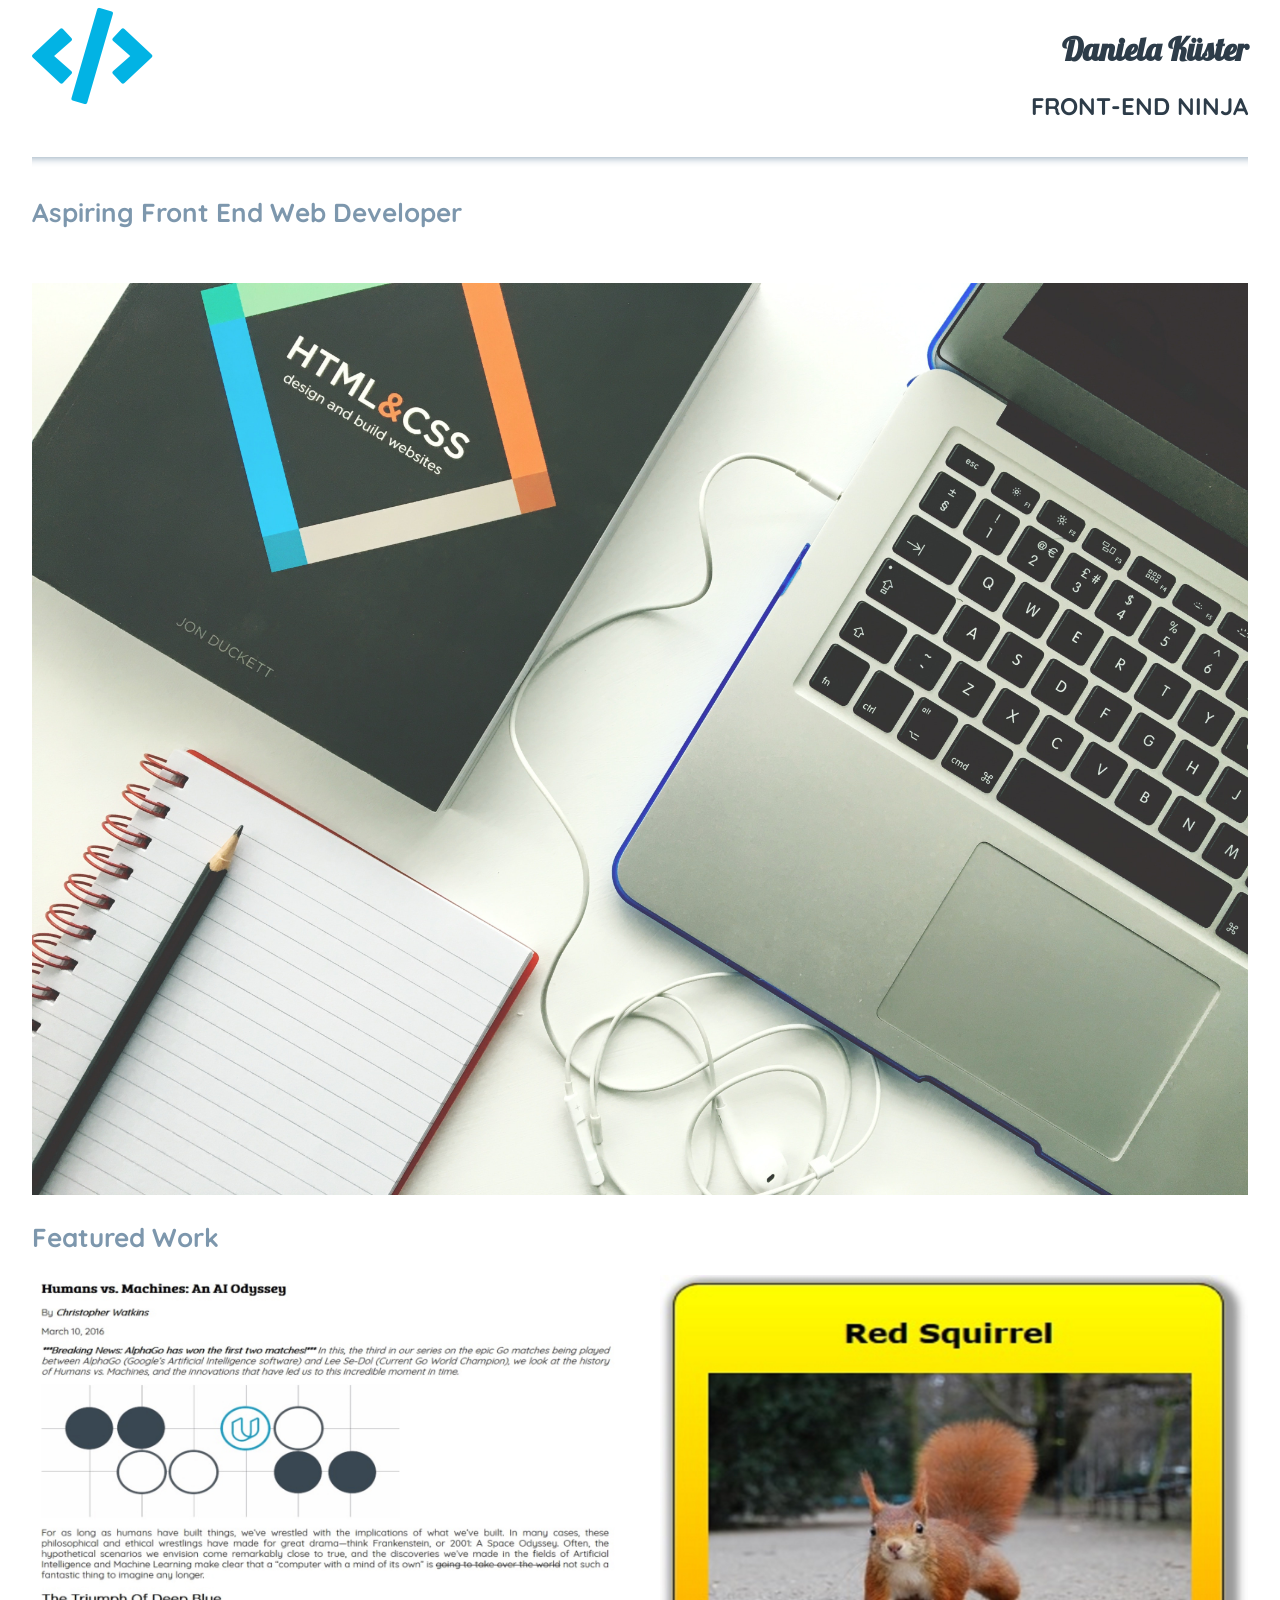
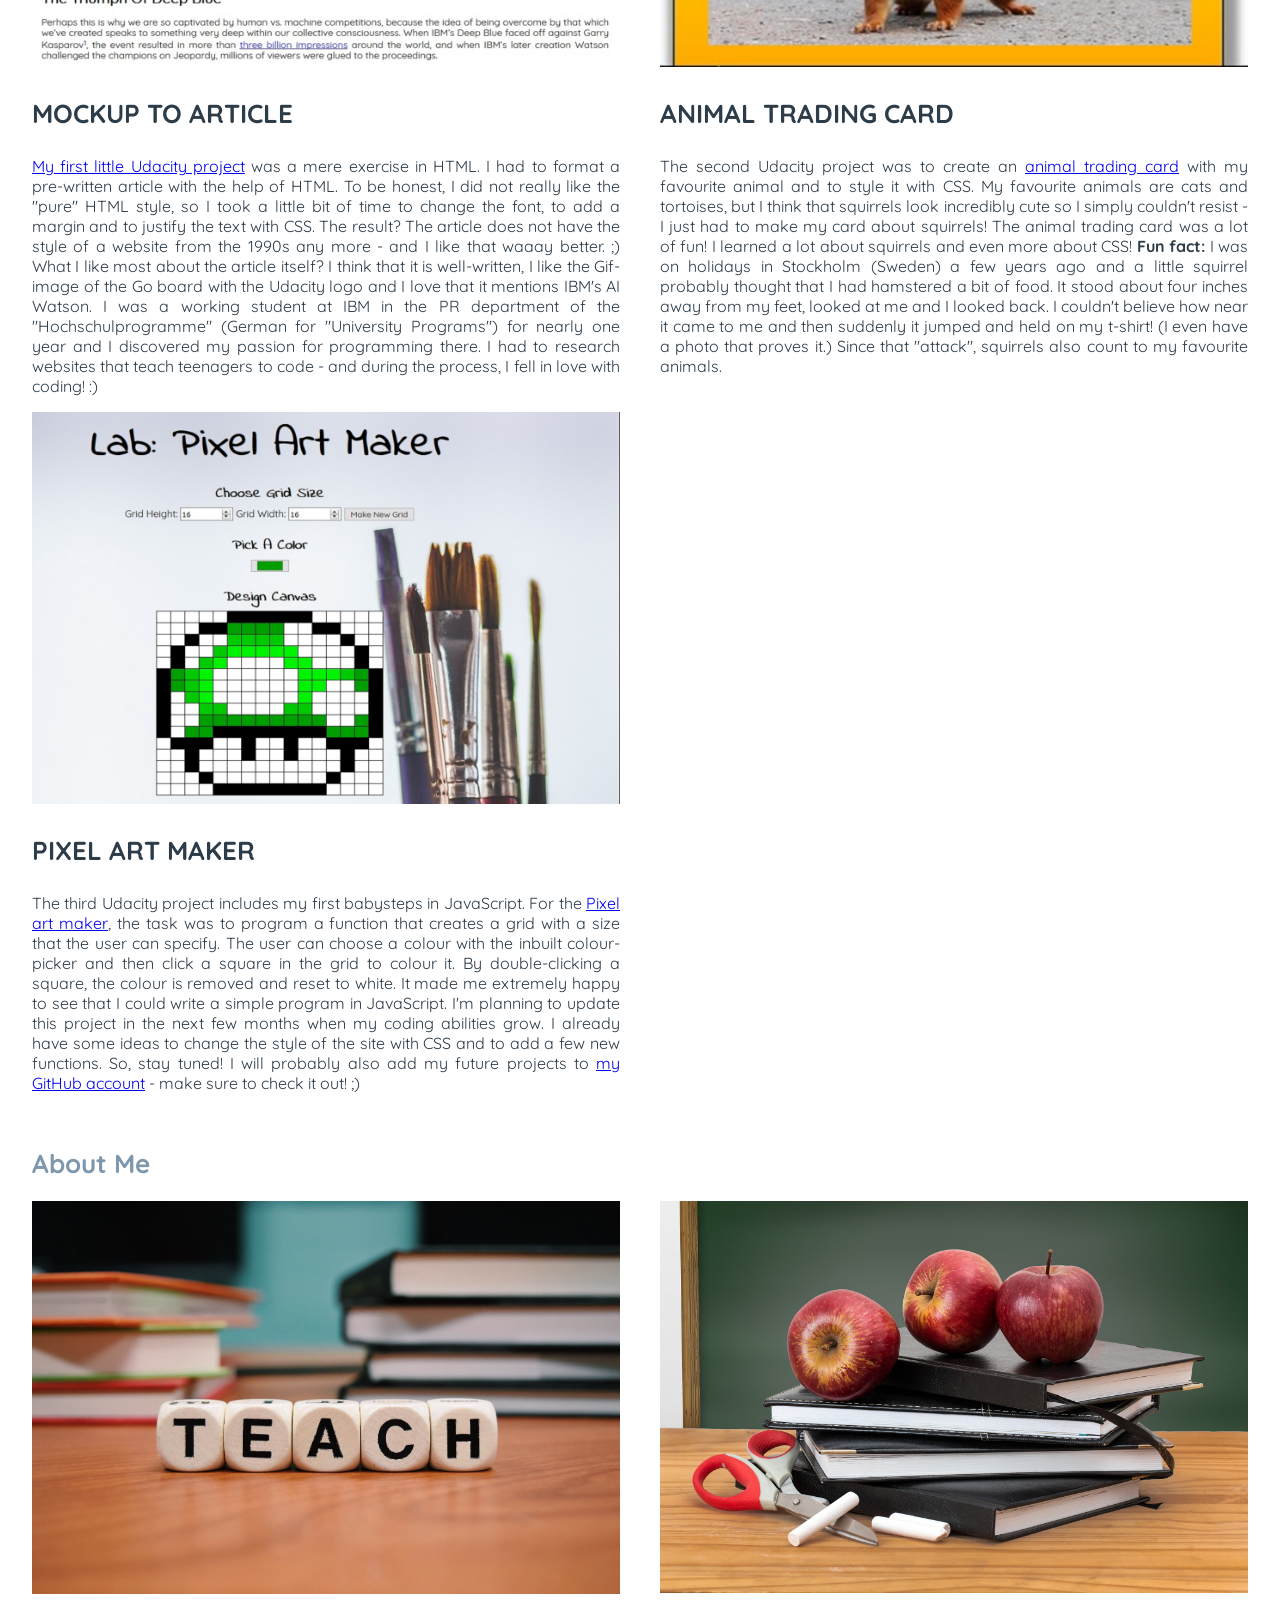
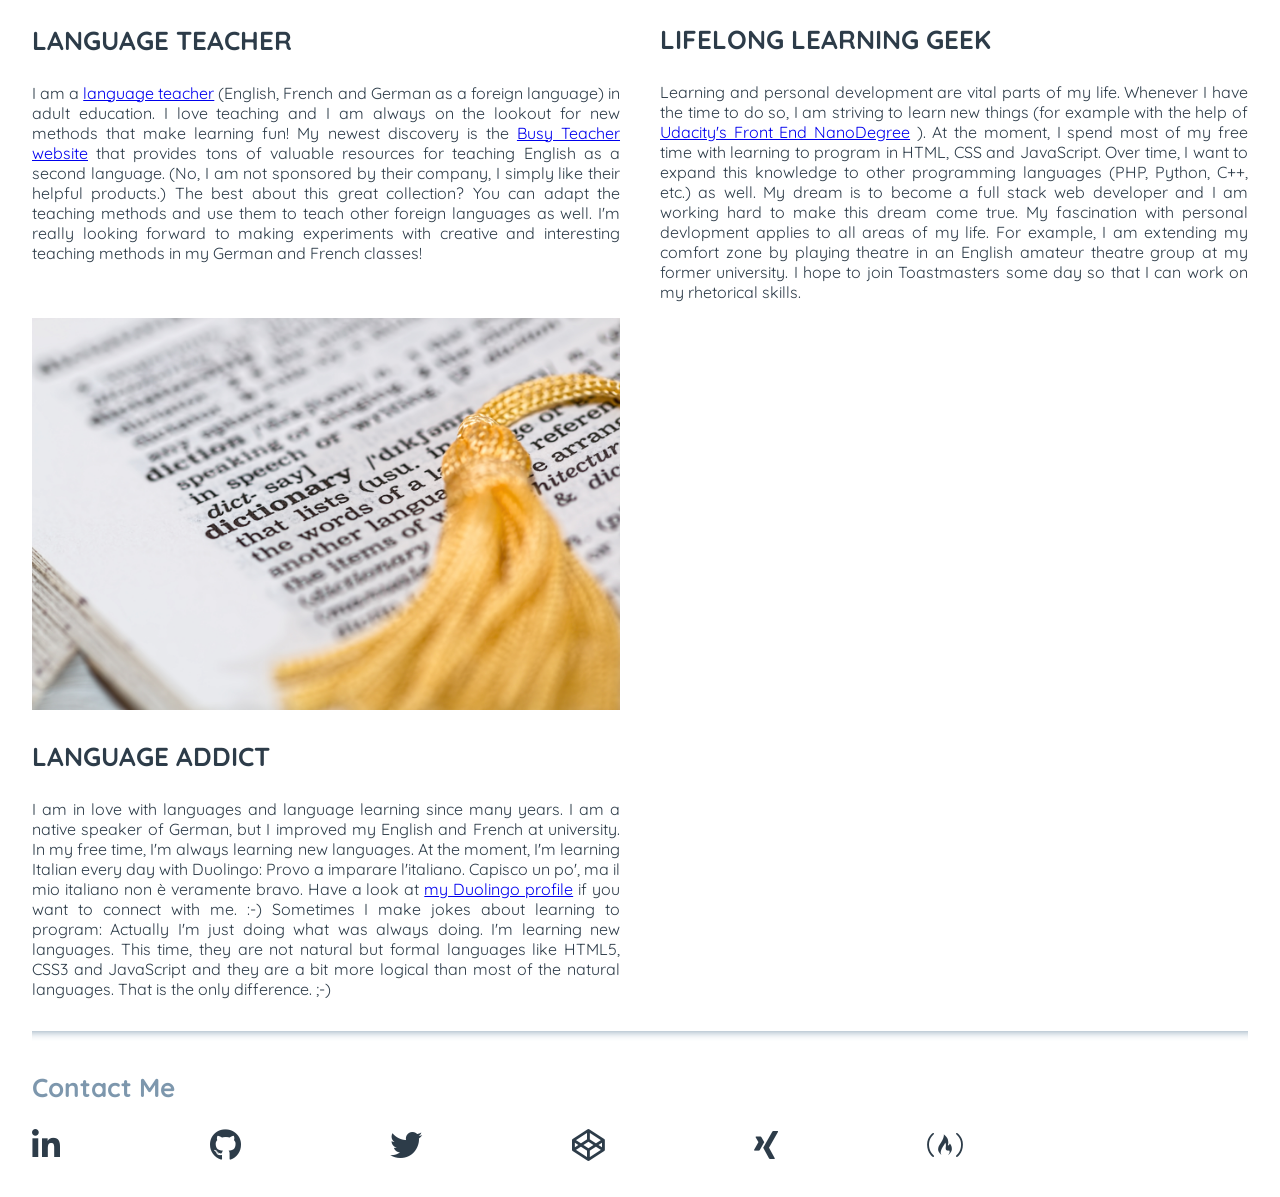
<file: index.html>
<!doctype html>
<html lang=en>
	<!-- The head of my website gives specifications about the set of characters,
	it includes the title of my page and the links to my stlyesheets. -->
	<head>
		<meta charset="utf-8">
		<!-- Make website compatible to Internet Explorer-->
		<meta http-equiv="X-UA-Compatible" content="IE=edge">
		<!-- The title that shows in the browser Tab. -->
		<title>Portfolio Daniela Küster</title>
		<!-- Add <meta viewport> to make website fully responsive -->
		<meta name="viewport" content="width=device-width, initial-scale=1">
		<!--Add fontawesome-script to use fontawesome SVG icons on the website.-->
		<link rel="stylesheet" href="https://use.fontawesome.com/releases/v5.0.10/css/all.css" integrity="sha384-+d0P83n9kaQMCwj8F4RJB66tzIwOKmrdb46+porD/OvrJ+37WqIM7UoBtwHO6Nlg" crossorigin="anonymous">
		<!-- The main CSS-file. -->
		<link rel="stylesheet" type="text/css" href="css/main.css">
		<!-- Add Google Font Lobster and Quicksand -->
		<link href="https://fonts.googleapis.com/css?family=Lobster" rel="stylesheet">
		<!-- Add Google Font Quicksand -->
		<link href="https://fonts.googleapis.com/css?family=Quicksand" rel="stylesheet">
	</head>

	<!-- Different things to add in the future:
	1. A navigation bar.
	2. Maybe a profile picture in the "about"-section
	-->
	<body class="body">

		<!-- The header of my website: SVG-logo in Udacity-blue on the left;
		name in normal letters and front-end-ninja-description in uppercase letters
		on the right. -->
		<header class="header">
			<div class="header__inner header__container">
				<i class="fas fa-code fa-6x" id="logo__code"></i>
					<ul class="header__titles__list">
						<li>
							<h1 id="header__title">Daniela Küster</h1>
						</li>
						<li>
							<h2 id="header__subtitle">Front-End Ninja</h2>
						</li>
					</ul>
			</div>
		</header>

		<hr class="separator">

		<!-- The main part of the website (between the header and the footer) -->
		<main class="main">
			<!-- The big hero-image should be an eye-catcher. It shows a book about
			HTML and CSS that shows that I'm learning Web Development. I gave it a
			section on its own in case that I want to add paragraphs with text later -->
			<section class="hero">
				<h2 class="title">Aspiring Front End Web Developer</h2>
				<img id="hero__image" src="img/Web_Development.jpg" alt="Photo with a laptop, a notebook and a book about HTML and CSS">
			</section>

			<!-- My works on GitHub and Codepen.io; my Udacity projects -->
			<article class="featured__works">
				<h2 class="title">Featured Work</h2>
				<!-- The container to apply flexbox -->
				<ul class="container">
					<!-- The <li>-elements form the flexboxes -->
					<li class="box">
						<a target="_blank" href="https://codepen.io/danielakuester/full/bMWZqp/" class="featured__link">
							<img class="image" src="img/mockup_to_article.jpg" alt="Go board with Udacity logo">
						</a>
						<h3 class="heading">Mockup to Article</h3>
						<p class="description">
							<a target="_blank" href="https://codepen.io/danielakuester/full/bMWZqp/">My first little Udacity project</a>
							was a mere exercise in HTML.
							I had to format a pre-written article with the help of HTML. To be honest, I did not really like the "pure" HTML style, so I took a little bit of time to change the font,
							to add a margin and to justify the text with CSS. The result? The article does not have the style of a website from the 1990s any more - and I like that waaay better. ;)
							What I like most about the article itself? I think that it is well-written, I like the Gif-image of the Go board with the Udacity logo and I love that it mentions IBM's AI Watson.
							I was a working student at IBM in the PR department of the "Hochschulprogramme" (German for "University Programs") for nearly one year and I discovered my passion for programming
							there. I had to research websites that teach teenagers to code - and during the process, I fell in love with coding! :)
						</p>
					</li>
					<li class="box">
						<a target="_blank" href="https://codepen.io/danielakuester/full/WMezea/" class="featured__link">
							<img class="image" src="img/animal_trading_card.jpg" alt="Animal trading card with a red squirrel">
						</a>
						<h3 class="heading">Animal Trading Card</h3>
						<p class="description">The second Udacity project was to create an
							<a target="_blank" href="https://codepen.io/danielakuester/full/WMezea/">animal trading card</a>
							with my favourite animal and to style it with CSS. My favourite animals are
							cats and tortoises, but I think that squirrels look incredibly cute so I simply couldn't resist - I just had to make my card about squirrels! The animal trading card was a lot of
							fun! I learned a lot about squirrels and even more about CSS! <strong>Fun fact:</strong> I was on holidays in Stockholm (Sweden) a few years ago and a little squirrel probably thought that I
							had hamstered a bit of food. It stood about four inches away from my feet, looked at me and I looked back. I couldn't believe how near it came to me and then suddenly it jumped
							and held on my t-shirt! (I even have a photo that proves it.) Since that "attack", squirrels also count to my favourite animals.
						</p>
					</li>
					<li class="box">
						<a target="_blank" href="https://codepen.io/danielakuester/full/rpbmQw/" class="featured__link">
							<img class="image" src="img/pixel_art_maker.jpg" alt="Pixel art maker with a 1-up mushroom from super mario">
						</a>
						<h3 class="heading">Pixel Art Maker</h3>
						<p class="description">The third Udacity project includes my first babysteps in JavaScript. For the
							<a target="_blank" href="https://codepen.io/danielakuester/full/rpbmQw/">Pixel art maker</a>,
							the task was to program a function that creates a grid with a size that the user can specify. The user can choose a colour with the inbuilt colour-picker and then click a square
							in the grid to colour it. By double-clicking a square, the colour is removed and reset to white. It made me extremely happy to see that I could write a simple program in JavaScript.
							I'm planning to update this project in the next few months when my coding abilities grow. I already have some ideas to change the style of the site with CSS and to add a few new functions.
							So, stay tuned! I will probably also add my future projects to
							<a target="_blank" href="https://github.com/DanielaKuester">my GitHub account</a>
							- make sure to check it out! ;)
						</p>
					</li>
				</ul>
			</article>

			<!-- The "About Me"-section functions like the "Featured Works"-section -->
			<article class="aboutme">
				<h2 class="title">About Me</h2>
				<ul class="container">
					<li class="box">
						<a target="_blank" href="https://www.linkedin.com/in/daniela-k%C3%BCster-625716130/" class="aboutme__link">
							<img class="image" src="img/Teach_Cubes.jpg" alt="Alphabet Cubes forming the word 'TEACH'">
						</a>
						<h3 class="heading">Language Teacher</h3>
						<p class="description">I am a
							<a target="_blank" href="https://www.linkedin.com/in/daniela-k%C3%BCster-625716130/">language teacher</a>
							(English, French and German as a foreign language) in adult education. I love teaching and I am always on the lookout for new methods
							that make learning fun! My newest discovery is the
							<a target="_blank" href="https://busyteacher.org/">Busy Teacher website</a>
							that provides tons of valuable resources for teaching English
							as a second language. (No, I am not sponsored by their company, I simply like their helpful products.) The best about this great collection? You can adapt the teaching methods and use them
							to teach other foreign languages as well. I'm really looking forward to making experiments with creative and interesting teaching methods in my German and French classes!
						</p>
					</li>
					<li class="box">
						<a target="_blank" href="https://de.udacity.com/course/front-end-web-developer-nanodegree--nd001" class="aboutme__link">
							<img class="image" src="img/School_Books.jpg" alt="Notebooks, a red apple, chalk and scissors on a table in front of a blackboard">
						</a>
						<h3 class="heading">Lifelong Learning Geek</h3>
						<p class="description">Learning and personal development are vital parts of my life. Whenever I have the time to do so, I am striving to learn new things (for example with the help of
							<a target="_blank" href="https://de.udacity.com/course/front-end-web-developer-nanodegree--nd001">Udacity's Front End NanoDegree</a>
							). At the moment, I spend most of my free time with learning to program in HTML, CSS and JavaScript. Over time, I want to expand this knowledge to other programming languages
							(PHP, Python, C++, etc.) as well. My dream is to become a full stack web developer and I am working hard to make this dream come true. My fascination with personal devlopment applies to all areas
							of my life. For example, I am extending my comfort zone by playing theatre in an English amateur theatre group at my former university. I hope to join Toastmasters some day so that I can work on
							my rhetorical skills.
						</p>
					</li>
					<li class="box">
						<a target="_blank" href="https://www.duolingo.com/Magnolie01" class="aboutme__link">
							<img class="image" src="img/Dictionary_Learning.jpg" alt="Dictionary showing a definition of the word 'dictionary'">
						</a>
						<h3 class="heading">Language Addict</h3>
						<p class="description"> I am in love with languages and language learning since many years. I am a native speaker of German, but I improved my English and French at university.
							In my free time, I'm always learning new languages. At the moment, I'm learning Italian every day with Duolingo: Provo a imparare l'italiano. Capisco un po', ma il mio italiano non è veramente bravo.
							Have a look at
							<a target="_blank" href="https://www.duolingo.com/Magnolie01">my Duolingo profile</a>
							if you want to connect with me. :-) Sometimes I make jokes about learning to program: Actually I'm just doing what was always doing. I'm learning new languages. This time,
							they are not natural but formal languages like HTML5, CSS3 and JavaScript and they are a bit more logical than most of the natural languages. That is the only difference. ;-)
						</p>
					</li>
				</ul>
			</article>
		</main>

		<hr class="separator">

		<!-- The footer of the includes links to my career related accounts:
		LinkedIn, Xing, Twitter, GitHub, Codepen and freeCodeCamp. -->
		<footer>
			<section class="footer">
				<h2 class="title">Contact Me</h2>
				<ul class="container fa-2x" id="footer__container">
					<li class="social__media" id="LinkedIn">
						<a target="_blank" href="https://www.linkedin.com/in/daniela-k%C3%BCster-625716130/">
							<i class="fab fa-linkedin-in"></i>
						</a>
					</li>
					<li class="social__media" id="GitHub">
						<a target="_blank" href="https://github.com/DanielaKuester">
							<i class="fab fa-github"></i>
						</a>
					</li>
					<li class="social__media" id="Twitter">
						<a target="_blank" href="https://twitter.com/daniela_kuester">
							<i class="fab fa-twitter"></i>
						</a>
					</li>
					<li class="social__media" id="Codepen">
						<a target="_blank" href="https://codepen.io/danielakuester/#">
							<i class="fab fa-codepen"></i>
						</a>
					</li>
					<li class="social__media" id="Xing">
						<a target="_blank" href="https://www.xing.com/profile/Daniela_Kuester8/cv?sc_o=mxb_p">
							<i class="fab fa-xing"></i>
						</a>
					</li>
					<li class="social__media" id="freeCodeCamp">
						<a target="_blank" href="https://www.freecodecamp.org/danielakuester">
							<i class="fab fa-free-code-camp"></i>
						</a>
					</li>
				</ul>
			</section>
		</footer>

	</body>
</html>
</file>
<file: css/main.css>
.body {
	font-family: 'Quicksand', sans-serif;
	color: #2d3c49;
	width: 100%;
	height: 100%;
	vertical-align: center;
}

#logo__code {
	float: left;
}

.header__titles__list {
	float: right;
	text-align: right;
	list-style: none outside;
	margin-top: auto;
}

/* The "clear: both;" makes sure that the separator does not stick to the top
margin of the website and that there is a margin to the left and right */
.separator {
	height: 10px;
	border: 0;
	box-shadow: 0 10px 10px -10px #7d97ad inset;
	clear: both;
}

#header__title {
	font-family: 'Lobster', cursive;
	font-size: 2em;
}

#header__subtitle {
	font-size: 1.5em;
	text-transform: uppercase;
}

#hero__image {
	padding-top: 2em;
	width: 100%;
}

.title {
	color: #7d97ad;
	font-size: 26px;
}

.container {
	display: flex;
	flex-wrap: wrap;
	flex-direction: row;
	justify-content: space-between;
}

/* The CSS validator shows me here that negative values are not acceptable. If
I don't choose a negative value, the text won't align to the left margin because
of the invisible (but existing!) bullet point from the <li>-elements. How can I
solve this problem without a negative value?!?*/
.box {
	box-sizing: content-box;
	list-style: none outside;
	margin-left: -40px;
	text-align: justify;
}

.heading {
	text-transform: uppercase;
	font-size: 26px;
}

.image {
	width: 100%;
}

.image:hover {
	opacity: 0.7;
}

.fas {
	color: #02b3e4;
}

.fab {
	color: #2d3c49;
}

/* HELP! Same problem as above. How can I align the <li>-element to the left
margin without using a negative value?!?*/
.social__media {
	list-style: none outside;
	padding: 0 -40px;
	margin: 0 -40px;
}

.social__media:hover {
	opacity: 0.7;
}

/* Make site responsive to Google Nexus 5 (360px width) and slightly bigger screens */
@media screen and (max-width: 500px) {
	.body {
		width: 90%;
		margin-left: 5%;
		margin-right: 5%;
	}
}

#footer__container {
	width: 70%;
}

/* Make site responsive to iPad, iPad Pro and other tablets */
@media screen and (min-width: 501px) and (max-width:1299px) {
	.body {
		width: 95%;
		margin-left: 2.5%;
		margin-right: 2.5%;
	}

	.title {
		float: left;
		width: 100%;
	}

	.container {
		display: flex;
		flex-wrap: wrap;
		flex-direction: row;
		justify-content: space-between;
	}

	#footer__container {
		width: 70%;
	}

	.box {
		width: 50%;
	}

}

/* Make site responsive to big screens (laptops or desktop monitors) */
@media screen and (min-width: 1300px) {
	.body {
		max-width: 60%;
		margin-left: auto;
		margin-right: auto;
	}

	.container {
		flex-direction: row;
		justify-content: space-between;
	}

	.description {
		text-align: justify;
	}

	.box {
		width: 33.3333%;
	}
}
</file>
